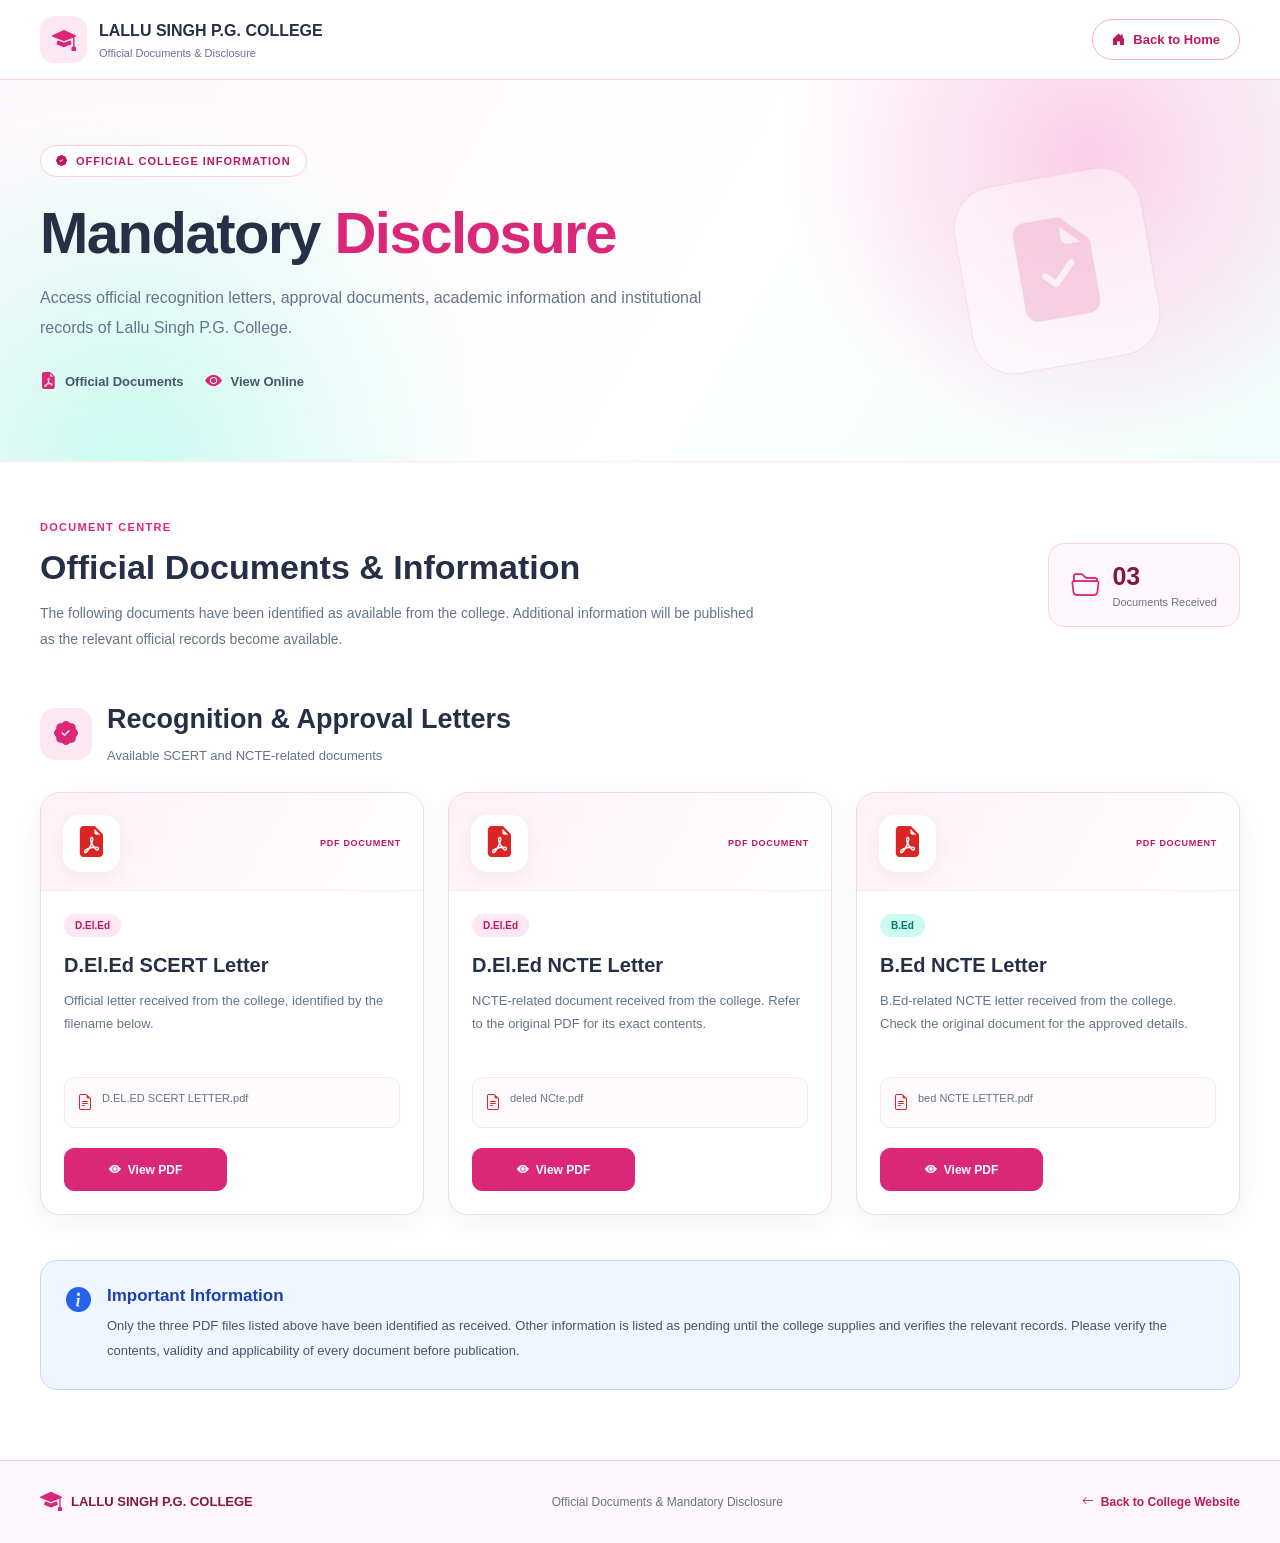
<file: mandatoryDisc.html>
<!DOCTYPE html>
<html lang="en">
<head>
    <meta charset="UTF-8">
    <meta name="viewport" content="width=device-width, initial-scale=1.0">

    <title>Mandatory Disclosure | Lallu Singh P.G. College</title>

    <link rel="stylesheet" href="mandatoryDisc.css">

    <link rel="stylesheet"
    href="https://cdn.jsdelivr.net/npm/bootstrap-icons@1.11.3/font/bootstrap-icons.min.css">
</head>

<body>

<!-- Header -->
<header class="md-header">
    <div class="md-header-inner">

        <a href="index.html" class="md-brand">
            <span class="md-brand-icon">
                <i class="bi bi-mortarboard-fill"></i>
            </span>

            <span class="md-brand-text">
                <strong>LALLU SINGH P.G. COLLEGE</strong>
                <small>Official Documents & Disclosure</small>
            </span>
        </a>

        <a href="index.html" class="md-home-btn">
            <i class="bi bi-house-door-fill"></i>
            <span>Back to Home</span>
        </a>

    </div>
</header>


<!-- Hero Section -->
<section class="md-hero">

    <div class="md-hero-content">

        <span class="md-eyebrow">
            <i class="bi bi-patch-check-fill"></i>
            OFFICIAL COLLEGE INFORMATION
        </span>

        <h1>
            Mandatory <span>Disclosure</span>
        </h1>

        <p>
            Access official recognition letters, approval documents,
            academic information and institutional records of
            Lallu Singh P.G. College.
        </p>

        <div class="md-hero-points">
            <span>
                <i class="bi bi-file-earmark-pdf-fill"></i>
                Official Documents
            </span>

            <span>
                <i class="bi bi-eye-fill"></i>
                View Online
            </span>


        </div>

    </div>

    <div class="md-hero-decoration">
        <i class="bi bi-file-earmark-check-fill"></i>
    </div>

</section>


<!-- Main Content -->
<main class="md-main">

    <!-- Introduction -->
    <section class="md-intro">
        <div>
            <span class="md-section-label">DOCUMENT CENTRE</span>
            <h2>Official Documents & Information</h2>

            <p>
                The following documents have been identified as available
                from the college. Additional information will be published
                as the relevant official records become available.
            </p>
        </div>

        <div class="md-document-count">
            <i class="bi bi-folder2-open"></i>
            <div>
                <strong>03</strong>
                <span>Documents Received</span>
            </div>
        </div>
    </section>


    <!-- Recognition Documents -->
    <section class="md-section">

        <div class="md-section-heading">
            <div class="md-heading-icon">
                <i class="bi bi-patch-check-fill"></i>
            </div>

            <div>
                <h2>Recognition & Approval Letters</h2>
                <p>Available SCERT and NCTE-related documents</p>
            </div>
        </div>


        <div class="md-documents-grid">

            <!-- D.El.Ed SCERT -->
            <article class="md-document-card">

                <div class="md-card-top">
                    <div class="md-pdf-icon">
                        <i class="bi bi-file-earmark-pdf-fill"></i>
                    </div>

                    <span class="md-file-type">PDF DOCUMENT</span>
                </div>

                <div class="md-card-content">

                    <span class="md-category">D.El.Ed</span>

                    <h3>D.El.Ed SCERT Letter</h3>

                    <p>
                        Official letter received from the college,
                        identified by the filename below.
                    </p>

                    <div class="md-file-name">
                        <i class="bi bi-file-earmark-text"></i>
                        <span>D.EL.ED SCERT LETTER.pdf</span>
                    </div>

                    <div class="md-card-actions">

                        <a
                            href="Documents/D.EL.ED_SCERT_LETTER.pdf"
                            class="md-btn md-btn-view"
                            target="_blank"
                            rel="noopener"
                        >
                            <i class="bi bi-eye-fill"></i>
                            View PDF
                        </a>

                    </div>
                </div>
            </article>


            <!-- D.El.Ed NCTE -->
            <article class="md-document-card">

                <div class="md-card-top">
                    <div class="md-pdf-icon">
                        <i class="bi bi-file-earmark-pdf-fill"></i>
                    </div>

                    <span class="md-file-type">PDF DOCUMENT</span>
                </div>

                <div class="md-card-content">

                    <span class="md-category">D.El.Ed</span>

                    <h3>D.El.Ed NCTE Letter</h3>

                    <p>
                        NCTE-related document received from the college.
                        Refer to the original PDF for its exact contents.
                    </p>

                    <div class="md-file-name">
                        <i class="bi bi-file-earmark-text"></i>
                        <span>deled NCte.pdf</span>
                    </div>

                    <div class="md-card-actions">

                        <a
                            href="Documents/deled_NCte.pdf"
                            class="md-btn md-btn-view"
                            target="_blank"
                            rel="noopener"
                        >
                            <i class="bi bi-eye-fill"></i>
                            View PDF
                        </a>

                       

                    </div>
                </div>
            </article>


            <!-- B.Ed NCTE -->
            <article class="md-document-card">

                <div class="md-card-top">
                    <div class="md-pdf-icon">
                        <i class="bi bi-file-earmark-pdf-fill"></i>
                    </div>

                    <span class="md-file-type">PDF DOCUMENT</span>
                </div>

                <div class="md-card-content">

                    <span class="md-category md-category-green">B.Ed</span>

                    <h3>B.Ed NCTE Letter</h3>

                    <p>
                        B.Ed-related NCTE letter received from the college.
                        Check the original document for the approved details.
                    </p>

                    <div class="md-file-name">
                        <i class="bi bi-file-earmark-text"></i>
                        <span>bed NCTE LETTER.pdf</span>
                    </div>

                    <div class="md-card-actions">

                        <a
                            href="Documents/bed_NCTE_LETTER.pdf"
                            class="md-btn md-btn-view"
                            target="_blank"
                            rel="noopener"
                        >
                            <i class="bi bi-eye-fill"></i>
                            View PDF
                        </a>

                    </div>
                </div>
            </article>

        </div>

    </section>

    
    <!-- Information Notice -->
    <section class="md-notice">

        <div class="md-notice-icon">
            <i class="bi bi-info-circle-fill"></i>
        </div>

        <div>
            <h3>Important Information</h3>
            <p>
                Only the three PDF files listed above have been identified
                as received. Other information is listed as pending until
                the college supplies and verifies the relevant records.
                Please verify the contents, validity and applicability
                of every document before publication.
            </p>
        </div>

    </section>

</main>


<!-- Footer -->
<footer class="md-footer">
    <div class="md-footer-inner">

        <div class="md-footer-brand">
            <i class="bi bi-mortarboard-fill"></i>
            <span>LALLU SINGH P.G. COLLEGE</span>
        </div>

        <p>
            Official Documents & Mandatory Disclosure
        </p>

        <a href="index.html">
            <i class="bi bi-arrow-left"></i>
            Back to College Website
        </a>

    </div>
</footer>

</body>
</html>
</file>
<file: mandatoryDisc.css>
/* ==============================
   GLOBAL
============================== */

* {
    box-sizing: border-box;
}

html {
    scroll-behavior: smooth;
}

body {
    margin: 0;
    font-family: Arial, Helvetica, sans-serif;
    color: #334155;
    background: #ffffff;
}

a {
    -webkit-tap-highlight-color: transparent;
}

.md-header,
.md-hero,
.md-main,
.md-footer {
    width: 100%;
}

/* ==============================
   HEADER
============================== */

.md-header {
    background: #ffffff;
    border-bottom: 1px solid #fbcfe8;
}

.md-header-inner {
    max-width: 1250px;
    margin: auto;
    padding: 16px 25px;
    display: flex;
    align-items: center;
    justify-content: space-between;
    gap: 20px;
}

.md-brand {
    display: flex;
    align-items: center;
    gap: 12px;
    color: #253047;
    text-decoration: none;
    min-width: 0;
}

.md-brand-icon {
    display: grid;
    place-items: center;
    flex-shrink: 0;
    width: 47px;
    height: 47px;
    border-radius: 14px;
    background: #fce7f3;
    color: #db2777;
    font-size: 24px;
}

.md-brand-text {
    display: flex;
    flex-direction: column;
    gap: 5px;
}

.md-brand-text strong {
    font-size: 16px;
    line-height: 1.4;
}

.md-brand-text small {
    color: #64748b;
    font-size: 11px;
}

.md-home-btn {
    display: inline-flex;
    align-items: center;
    justify-content: center;
    gap: 8px;
    flex-shrink: 0;
    padding: 12px 19px;
    border: 1px solid #f9a8d4;
    border-radius: 30px;
    color: #be185d;
    background: #ffffff;
    text-decoration: none;
    font-size: 13px;
    font-weight: 700;
    transition: 0.3s ease;
}

.md-home-btn:hover {
    background: #fce7f3;
    transform: translateY(-2px);
}

/* ==============================
   HERO
============================== */

.md-hero {
    position: relative;
    overflow: hidden;
    padding: 65px 25px 70px;
    background:
        radial-gradient(circle at 85% 20%, #fbcfe8 0, transparent 27%),
        radial-gradient(circle at 10% 100%, #ccfbf1 0, transparent 30%),
        linear-gradient(120deg, #fff7fb, #ffffff 55%, #f0fdfa);
    border-bottom: 1px solid #fce7f3;
}

.md-hero-content {
    position: relative;
    z-index: 2;
    max-width: 1200px;
    margin: auto;
}

.md-eyebrow {
    display: inline-flex;
    align-items: center;
    gap: 8px;
    padding: 9px 15px;
    border: 1px solid #fbcfe8;
    border-radius: 30px;
    color: #be185d;
    background: rgba(255, 255, 255, 0.8);
    font-size: 11px;
    font-weight: 800;
    letter-spacing: 1px;
}

.md-hero h1 {
    max-width: 800px;
    margin: 23px 0 16px;
    color: #253047;
    font-size: clamp(36px, 5vw, 58px);
    line-height: 1.15;
    letter-spacing: -1.5px;
}

.md-hero h1 span {
    color: #db2777;
}

.md-hero-content > p {
    max-width: 680px;
    margin: 0;
    color: #64748b;
    font-size: 16px;
    line-height: 1.9;
}

.md-hero-points {
    display: flex;
    align-items: center;
    flex-wrap: wrap;
    gap: 22px;
    margin-top: 28px;
}

.md-hero-points span {
    display: inline-flex;
    align-items: center;
    gap: 8px;
    color: #475569;
    font-size: 13px;
    font-weight: 700;
}

.md-hero-points i {
    color: #db2777;
    font-size: 17px;
}

.md-hero-decoration {
    position: absolute;
    right: 10%;
    top: 50%;
    transform: translateY(-50%) rotate(-10deg);
    display: grid;
    place-items: center;
    width: 190px;
    height: 190px;
    border: 1px solid rgba(219, 39, 119, 0.12);
    border-radius: 42px;
    background: rgba(255, 255, 255, 0.45);
    color: rgba(219, 39, 119, 0.17);
    font-size: 100px;
}

/* ==============================
   MAIN
============================== */

.md-main {
    max-width: 1250px;
    margin: auto;
    padding: 55px 25px 70px;
}

/* Intro */

.md-intro {
    display: flex;
    align-items: center;
    justify-content: space-between;
    gap: 25px;
    margin-bottom: 48px;
}

.md-section-label {
    color: #db2777;
    font-size: 11px;
    font-weight: 800;
    letter-spacing: 1.3px;
}

.md-intro h2 {
    margin: 10px 0;
    color: #253047;
    font-size: clamp(25px, 3vw, 34px);
    line-height: 1.3;
}

.md-intro p {
    max-width: 720px;
    margin: 0;
    color: #64748b;
    font-size: 14px;
    line-height: 1.9;
}

.md-document-count {
    display: flex;
    align-items: center;
    gap: 13px;
    flex-shrink: 0;
    padding: 18px 22px;
    border: 1px solid #fbcfe8;
    border-radius: 16px;
    background: #fff7fb;
}

.md-document-count > i {
    color: #db2777;
    font-size: 28px;
}

.md-document-count div {
    display: flex;
    flex-direction: column;
    gap: 5px;
}

.md-document-count strong {
    color: #831843;
    font-size: 25px;
}

.md-document-count span {
    color: #64748b;
    font-size: 11px;
    white-space: nowrap;
}

/* ==============================
   SECTION HEADINGS
============================== */

.md-section {
    margin-top: 45px;
}

.md-section-heading {
    display: flex;
    align-items: center;
    gap: 15px;
    margin-bottom: 25px;
}

.md-heading-icon {
    display: grid;
    place-items: center;
    flex-shrink: 0;
    width: 52px;
    height: 52px;
    border-radius: 15px;
    background: #fce7f3;
    color: #db2777;
    font-size: 24px;
}

.md-heading-icon-green {
    background: #ccfbf1;
    color: #0f766e;
}

.md-section-heading h2 {
    margin: 0 0 6px;
    color: #253047;
    font-size: clamp(20px, 2.5vw, 27px);
    line-height: 1.4;
}

.md-section-heading p {
    margin: 0;
    color: #64748b;
    font-size: 13px;
    line-height: 1.7;
}

/* ==============================
   DOCUMENT CARDS
============================== */

.md-documents-grid {
    display: grid;
    grid-template-columns: repeat(3, minmax(0, 1fr));
    gap: 24px;
}

.md-document-card {
    min-width: 0;
    overflow: hidden;
    border: 1px solid #f1d8e6;
    border-radius: 20px;
    background: #ffffff;
    box-shadow: 0 8px 28px rgba(80, 40, 65, 0.055);
    transition: transform 0.3s ease, box-shadow 0.3s ease;
}

.md-document-card:hover {
    transform: translateY(-5px);
    box-shadow: 0 17px 35px rgba(80, 40, 65, 0.11);
}

.md-card-top {
    display: flex;
    align-items: center;
    justify-content: space-between;
    gap: 12px;
    padding: 22px 22px 18px;
    background: linear-gradient(120deg, #fff1f7, #ffffff);
    border-bottom: 1px solid #fce7f3;
}

.md-pdf-icon {
    display: grid;
    place-items: center;
    width: 57px;
    height: 57px;
    border-radius: 16px;
    background: #ffffff;
    color: #dc2626;
    font-size: 31px;
    box-shadow: 0 4px 15px rgba(80, 40, 65, 0.07);
}

.md-file-type {
    color: #be185d;
    font-size: 9px;
    font-weight: 800;
    letter-spacing: 0.7px;
}

.md-card-content {
    padding: 23px;
}

.md-category {
    display: inline-block;
    padding: 6px 11px;
    border-radius: 20px;
    background: #fce7f3;
    color: #be185d;
    font-size: 10px;
    font-weight: 800;
}

.md-category-green {
    background: #ccfbf1;
    color: #047857;
}

.md-card-content h3 {
    margin: 14px 0 10px;
    color: #253047;
    font-size: 20px;
    line-height: 1.4;
}

.md-card-content > p {
    min-height: 68px;
    margin: 0;
    color: #64748b;
    font-size: 13px;
    line-height: 1.8;
}

.md-file-name {
    display: flex;
    align-items: flex-start;
    gap: 9px;
    margin-top: 20px;
    padding: 12px;
    border: 1px solid #f1e8ef;
    border-radius: 10px;
    background: #fffbfd;
    color: #64748b;
    font-size: 11px;
    line-height: 1.6;
    overflow-wrap: anywhere;
}

.md-file-name i {
    flex-shrink: 0;
    color: #dc2626;
    font-size: 16px;
}

.md-card-actions {
    display: grid;
    grid-template-columns: 1fr 1fr;
    gap: 10px;
    margin-top: 20px;
}

.md-btn {
    display: inline-flex;
    align-items: center;
    justify-content: center;
    gap: 7px;
    min-height: 43px;
    padding: 10px 8px;
    border-radius: 10px;
    text-decoration: none;
    text-align: center;
    font-size: 12px;
    font-weight: 700;
    transition: 0.25s ease;
}

.md-btn-view {
    border: 1px solid #db2777;
    background: #db2777;
    color: #ffffff;
}

.md-btn-view:hover {
    background: #be185d;
    border-color: #be185d;
}

.md-btn-download {
    border: 1px solid #d1d5db;
    background: #ffffff;
    color: #475569;
}

.md-btn-download:hover {
    background: #f0fdfa;
    border-color: #0d9488;
    color: #0f766e;
}

/* ==============================
   OTHER REQUIREMENTS
============================== */

.md-requirements {
    margin-top: 65px;
}

.md-info-grid {
    display: grid;
    grid-template-columns: repeat(2, minmax(0, 1fr));
    gap: 18px;
}

.md-info-card {
    display: flex;
    align-items: flex-start;
    gap: 17px;
    min-width: 0;
    padding: 23px;
    border: 1px solid #e9eaf0;
    border-radius: 17px;
    background: #ffffff;
    transition: border-color 0.3s ease, box-shadow 0.3s ease;
}

.md-info-card:hover {
    border-color: #f9a8d4;
    box-shadow: 0 8px 24px rgba(80, 40, 65, 0.06);
}

.md-info-icon {
    display: grid;
    place-items: center;
    flex-shrink: 0;
    width: 48px;
    height: 48px;
    border-radius: 14px;
    background: #fce7f3;
    color: #db2777;
    font-size: 22px;
}

.md-info-card h3 {
    margin: 1px 0 8px;
    color: #253047;
    font-size: 16px;
    line-height: 1.5;
}

.md-info-card p {
    margin: 0;
    color: #64748b;
    font-size: 12px;
    line-height: 1.8;
}

.md-pending {
    display: inline-block;
    margin-top: 13px;
    padding: 6px 10px;
    border: 1px solid #fde68a;
    border-radius: 20px;
    background: #fffbeb;
    color: #92400e;
    font-size: 10px;
    font-weight: 700;
    line-height: 1.5;
}

/* ==============================
   NOTICE
============================== */

.md-notice {
    display: flex;
    align-items: flex-start;
    gap: 16px;
    margin-top: 45px;
    padding: 25px;
    border: 1px solid #bfdbfe;
    border-radius: 17px;
    background: #eff6ff;
}

.md-notice-icon {
    flex-shrink: 0;
    color: #2563eb;
    font-size: 25px;
}

.md-notice h3 {
    margin: 0 0 8px;
    color: #1e40af;
    font-size: 17px;
}

.md-notice p {
    margin: 0;
    color: #475569;
    font-size: 13px;
    line-height: 1.9;
}

/* ==============================
   FOOTER
============================== */

.md-footer {
    padding: 28px 20px;
    border-top: 1px solid #fbcfe8;
    background: #fff7fb;
}

.md-footer-inner {
    max-width: 1200px;
    margin: auto;
    display: flex;
    align-items: center;
    justify-content: space-between;
    flex-wrap: wrap;
    gap: 15px;
}

.md-footer-brand {
    display: flex;
    align-items: center;
    gap: 9px;
    color: #831843;
    font-size: 13px;
    font-weight: 800;
}

.md-footer-brand i {
    color: #db2777;
    font-size: 22px;
}

.md-footer p {
    margin: 0;
    color: #64748b;
    font-size: 12px;
}

.md-footer-inner > a {
    display: inline-flex;
    align-items: center;
    gap: 7px;
    color: #be185d;
    text-decoration: none;
    font-size: 12px;
    font-weight: 700;
}

/* ==============================
   TABLET
============================== */

@media (max-width: 950px) {
    .md-hero-decoration {
        right: 5%;
        width: 140px;
        height: 140px;
        font-size: 75px;
    }

    .md-hero-content > p {
        max-width: 620px;
    }

    .md-documents-grid {
        grid-template-columns: repeat(2, minmax(0, 1fr));
    }

    .md-document-count {
        padding: 14px;
    }
}

/* ==============================
   MOBILE
============================== */

@media (max-width: 650px) {
    .md-header-inner {
        padding: 13px 15px;
        gap: 10px;
    }

    .md-brand {
        gap: 8px;
    }

    .md-brand-icon {
        width: 38px;
        height: 38px;
        border-radius: 11px;
        font-size: 20px;
    }

    .md-brand-text strong {
        max-width: 210px;
        font-size: 12px;
    }

    .md-brand-text small {
        font-size: 10px;
    }

    .md-home-btn {
        padding: 10px;
        font-size: 11px;
    }

    .md-home-btn span {
        display: none;
    }

    .md-hero {
        padding: 48px 20px;
    }

    .md-hero h1 {
        margin-top: 20px;
        font-size: 38px;
        letter-spacing: -0.8px;
    }

    .md-hero-content > p {
        font-size: 14px;
    }

    .md-hero-decoration {
        right: -35px;
        top: 30px;
        transform: rotate(-10deg);
        width: 110px;
        height: 110px;
        border-radius: 25px;
        font-size: 55px;
        opacity: 0.6;
    }

    .md-hero-points {
        gap: 13px;
        margin-top: 23px;
    }

    .md-hero-points span {
        font-size: 11px;
    }

    .md-main {
        padding: 38px 16px 45px;
    }

    .md-intro {
        align-items: flex-start;
        flex-direction: column;
        gap: 20px;
        margin-bottom: 35px;
    }

    .md-intro h2 {
        font-size: 26px;
    }

    .md-document-count {
        width: 100%;
    }

    .md-section {
        margin-top: 38px;
    }

    .md-section-heading {
        gap: 12px;
        margin-bottom: 20px;
    }

    .md-heading-icon {
        width: 44px;
        height: 44px;
        border-radius: 12px;
        font-size: 21px;
    }

    .md-section-heading h2 {
        font-size: 19px;
    }

    .md-section-heading p {
        font-size: 11px;
    }

    .md-documents-grid {
        grid-template-columns: 1fr;
        gap: 18px;
        max-width: 470px;
        margin: auto;
    }

    .md-card-top {
        padding: 18px 20px;
    }

    .md-card-content {
        padding: 20px;
    }

    .md-card-content > p {
        min-height: 0;
    }

    .md-info-grid {
        grid-template-columns: 1fr;
        gap: 13px;
    }

    .md-info-card {
        padding: 19px;
        gap: 13px;
    }

    .md-info-icon {
        width: 42px;
        height: 42px;
        font-size: 19px;
    }

    .md-notice {
        gap: 12px;
        padding: 19px 16px;
        margin-top: 32px;
    }

    .md-notice h3 {
        font-size: 15px;
    }

    .md-notice p {
        font-size: 12px;
    }

    .md-footer-inner {
        flex-direction: column;
        text-align: center;
    }
}

/* SMALL PHONES */

@media (max-width: 380px) {
    .md-brand-text strong {
        max-width: 175px;
        font-size: 10px;
    }

    .md-brand-text small {
        font-size: 9px;
    }

    .md-hero h1 {
        font-size: 32px;
    }

    .md-eyebrow {
        font-size: 9px;
    }

    .md-card-actions {
        grid-template-columns: 1fr;
    }

    .md-btn {
        min-height: 45px;
    }

    .md-info-card {
        padding: 15px;
    }
}

/* ACCESSIBILITY */

@media (prefers-reduced-motion: reduce) {
    *,
    *::before,
    *::after {
        scroll-behavior: auto !important;
        transition: none !important;
    }
}
</file>
